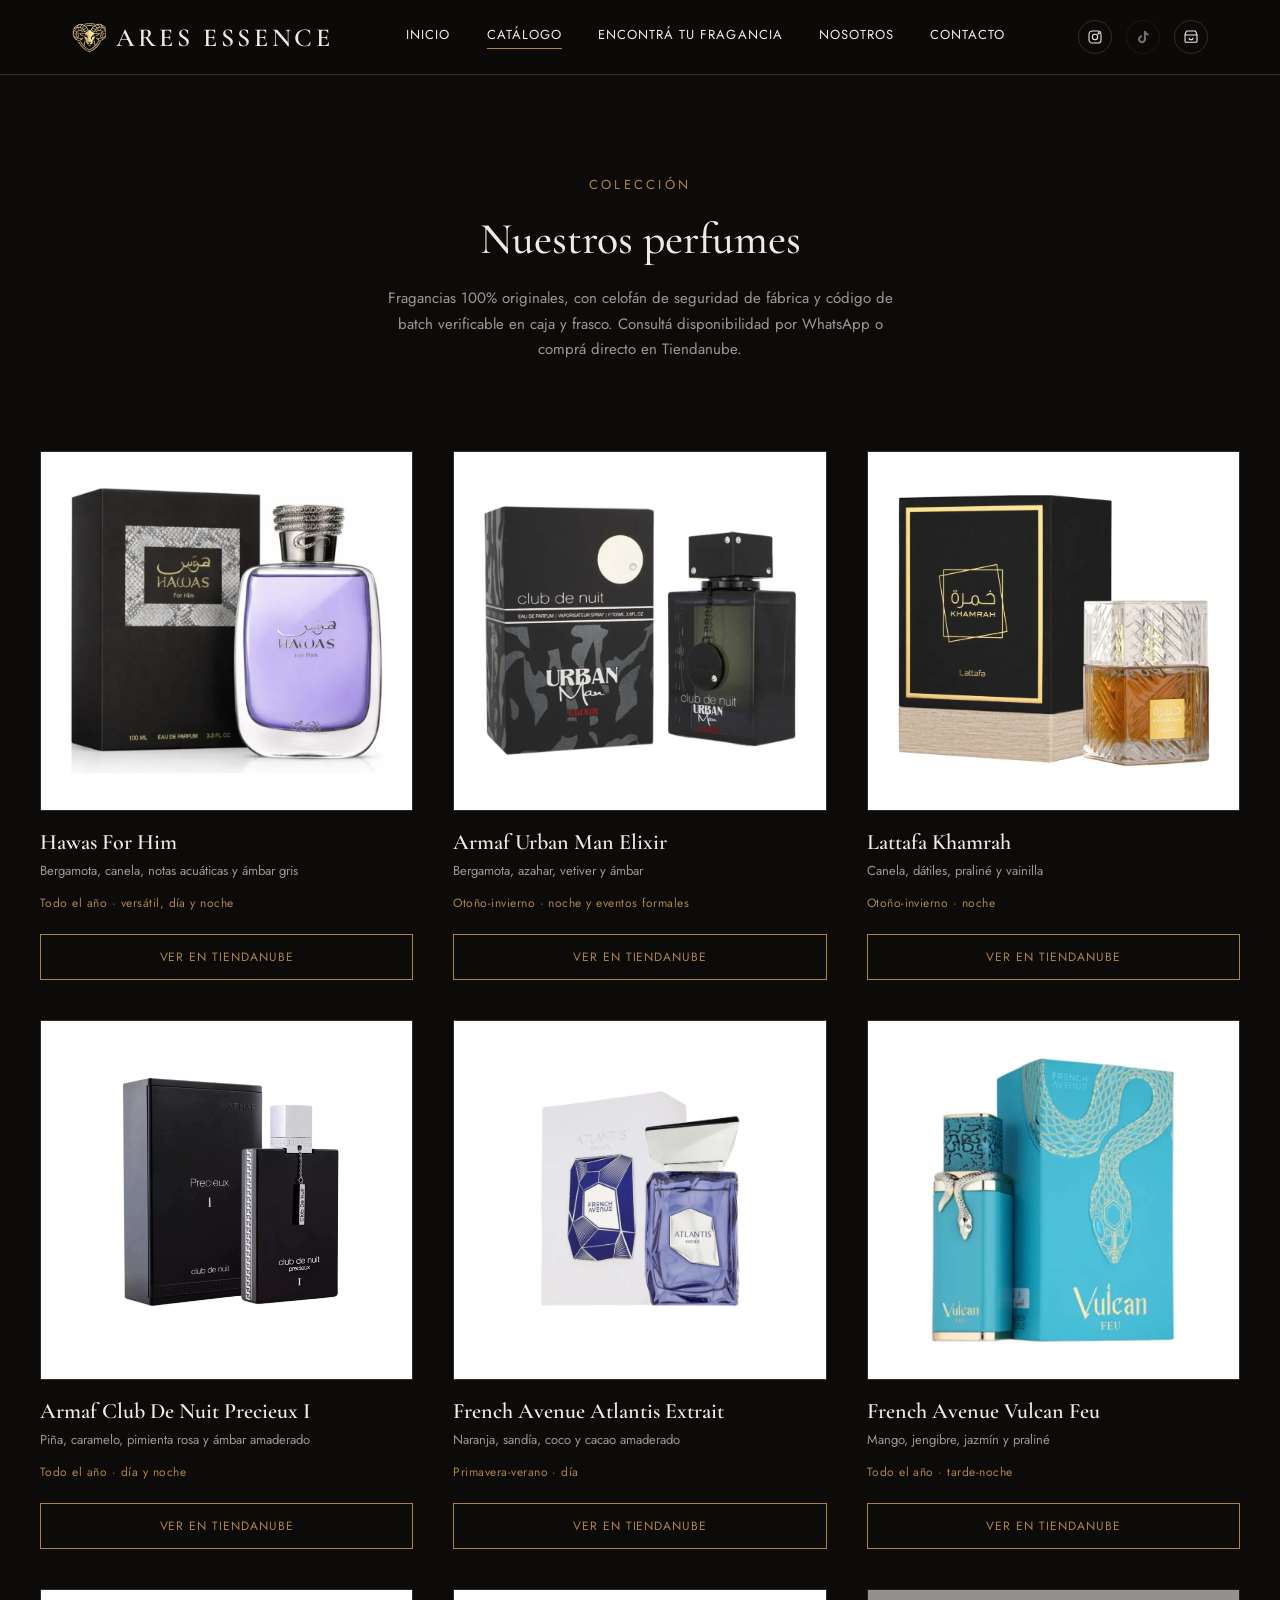
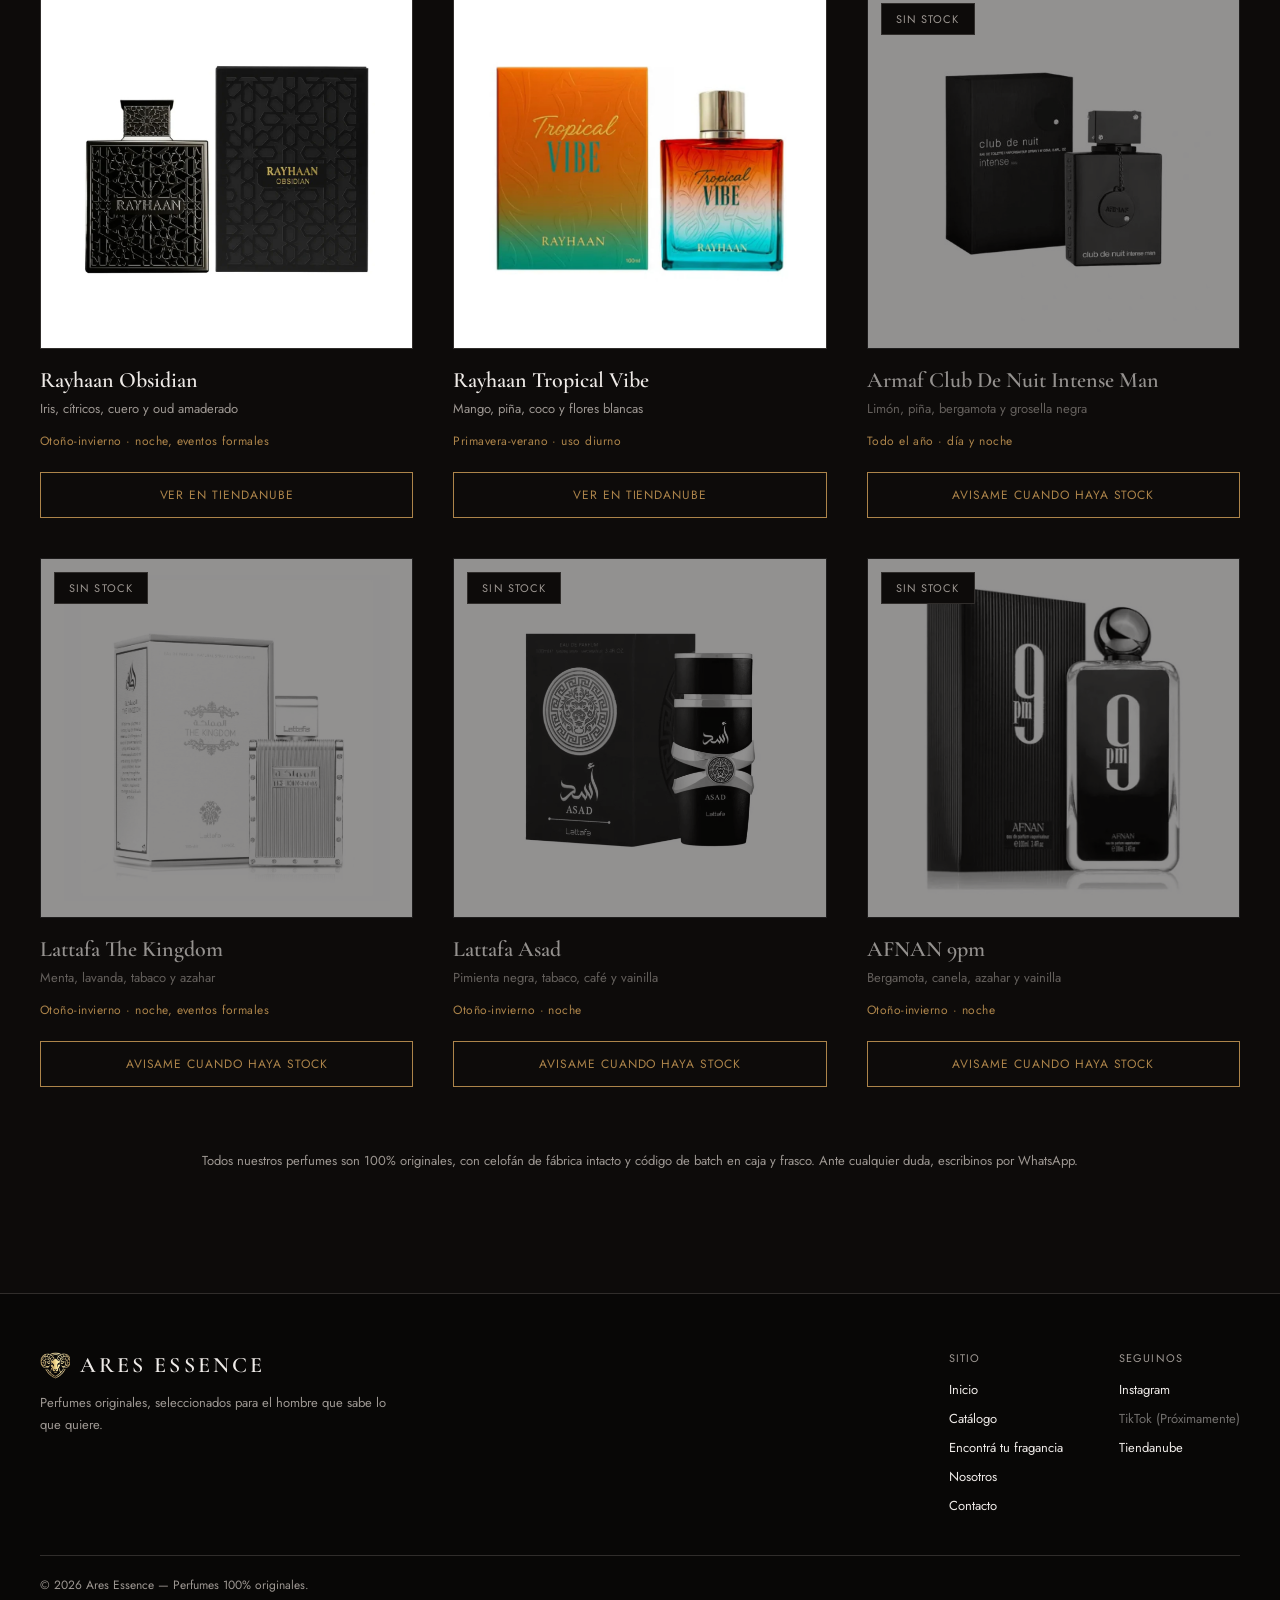
<file: catalogo.html>
<!DOCTYPE html>
<html lang="es">
<head>
<meta charset="UTF-8">
<meta name="viewport" content="width=device-width, initial-scale=1.0">
<title>Catálogo — Ares Essence</title>
<meta name="description" content="Catálogo de perfumes masculinos originales de Ares Essence. Consultá disponibilidad y comprá en Tiendanube.">
<link rel="preconnect" href="https://fonts.googleapis.com">
<link rel="preconnect" href="https://fonts.gstatic.com" crossorigin>
<link href="https://fonts.googleapis.com/css2?family=Cormorant+Garamond:wght@400;500;600;700&family=Jost:wght@300;400;500;600&display=swap" rel="stylesheet">
<link rel="icon" type="image/png" href="img/ares-essence-icon.png">
<link rel="stylesheet" href="css/style.css">
</head>
<body>

<header class="site-header">
  <div class="wrap site-header__inner">
    <a href="index.html" class="logo"><img src="img/ares-essence-icon.png" alt="" class="logo__icon">ARES ESSENCE</a>
    <button class="nav-toggle" aria-label="Abrir menú" aria-expanded="false">
      <svg viewBox="0 0 24 24" fill="none" stroke="currentColor" stroke-width="1.5"><path d="M3 6h18M3 12h18M3 18h18"/></svg>
    </button>
    <nav class="main-nav">
      <a href="index.html">Inicio</a>
      <a href="catalogo.html" aria-current="page">Catálogo</a>
      <a href="test.html">Encontrá tu fragancia</a>
      <a href="nosotros.html">Nosotros</a>
      <a href="contacto.html">Contacto</a>
    </nav>
    <div class="social-icons">
      <a href="https://www.instagram.com/_aresessence/" title="Instagram" target="_blank" rel="noopener">
        <svg viewBox="0 0 24 24" fill="none" stroke="currentColor" stroke-width="1.6"><rect x="3" y="3" width="18" height="18" rx="5"/><circle cx="12" cy="12" r="4"/><circle cx="17.5" cy="6.5" r="1"/></svg>
      </a>
      <a title="TikTok (Próximamente)" class="is-disabled">
        <svg viewBox="0 0 24 24" fill="currentColor"><path d="M16.5 3c.3 2.1 1.7 3.6 3.9 3.9v3.1c-1.4 0-2.7-.4-3.9-1.2v6.6c0 3.4-2.5 6-6 6-3.4 0-6-2.6-6-6 0-3.3 2.5-5.9 5.9-6v3.2c-1.6.1-2.8 1.3-2.8 2.8 0 1.6 1.3 2.9 2.9 2.9 1.6 0 2.9-1.3 2.9-2.9V3h3.1z"/></svg>
      </a>
      <a href="https://aresessence.mitiendanube.com/" title="Tiendanube" target="_blank" rel="noopener">
        <svg viewBox="0 0 24 24" fill="none" stroke="currentColor" stroke-width="1.6"><path d="M3 9l1.5-4.5A2 2 0 0 1 6.4 3h11.2a2 2 0 0 1 1.9 1.5L21 9"/><path d="M3 9h18v9a2 2 0 0 1-2 2H5a2 2 0 0 1-2-2V9z"/><path d="M9 13a3 3 0 0 0 6 0"/></svg>
      </a>
    </div>
  </div>
</header>

<div class="wrap page-header page-header--wide">
  <div class="eyebrow">Colección</div>
  <h1>Nuestros perfumes</h1>
  <p>Fragancias 100% originales, con celofán de seguridad de fábrica y código de batch verificable en caja y frasco. Consultá disponibilidad por WhatsApp o comprá directo en Tiendanube.</p>
</div>

<div class="wrap section section--tight">
  <div class="product-grid product-grid--catalog">

    <div class="product-card product-card--catalog">
      <img src="img/product-hawas-for-him.jpg" alt="Hawas For Him" class="img-placeholder" style="object-fit:contain;background:#fff">
      <div>
        <div class="product-name">Hawas For Him</div>
        <div class="product-notes">Bergamota, canela, notas acuáticas y ámbar gris</div>
        <div class="product-occasion">Todo el año · versátil, día y noche</div>
      </div>
      <a href="https://aresessence.mitiendanube.com/" class="btn-outline" target="_blank" rel="noopener">Ver en Tiendanube</a>
    </div>

    <div class="product-card product-card--catalog">
      <img src="img/product-urban-man-elixir.jpg" alt="Armaf Urban Man Elixir" class="img-placeholder" style="object-fit:contain;background:#fff">
      <div>
        <div class="product-name">Armaf Urban Man Elixir</div>
        <div class="product-notes">Bergamota, azahar, vetiver y ámbar</div>
        <div class="product-occasion">Otoño-invierno · noche y eventos formales</div>
      </div>
      <a href="https://aresessence.mitiendanube.com/" class="btn-outline" target="_blank" rel="noopener">Ver en Tiendanube</a>
    </div>

    <div class="product-card product-card--catalog">
      <img src="img/product-khamrah.jpg" alt="Lattafa Khamrah" class="img-placeholder" style="object-fit:contain;background:#fff">
      <div>
        <div class="product-name">Lattafa Khamrah</div>
        <div class="product-notes">Canela, dátiles, praliné y vainilla</div>
        <div class="product-occasion">Otoño-invierno · noche</div>
      </div>
      <a href="https://aresessence.mitiendanube.com/" class="btn-outline" target="_blank" rel="noopener">Ver en Tiendanube</a>
    </div>

    <div class="product-card product-card--catalog">
      <img src="img/product-precieux-i.jpg" alt="Armaf Club De Nuit Precieux I" class="img-placeholder" style="object-fit:contain;background:#fff">
      <div>
        <div class="product-name">Armaf Club De Nuit Precieux I</div>
        <div class="product-notes">Piña, caramelo, pimienta rosa y ámbar amaderado</div>
        <div class="product-occasion">Todo el año · día y noche</div>
      </div>
      <a href="https://aresessence.mitiendanube.com/" class="btn-outline" target="_blank" rel="noopener">Ver en Tiendanube</a>
    </div>

    <div class="product-card product-card--catalog">
      <img src="img/product-atlantis-extrait.jpg" alt="French Avenue Atlantis Extrait" class="img-placeholder" style="object-fit:contain;background:#fff">
      <div>
        <div class="product-name">French Avenue Atlantis Extrait</div>
        <div class="product-notes">Naranja, sandía, coco y cacao amaderado</div>
        <div class="product-occasion">Primavera-verano · día</div>
      </div>
      <a href="https://aresessence.mitiendanube.com/" class="btn-outline" target="_blank" rel="noopener">Ver en Tiendanube</a>
    </div>

    <div class="product-card product-card--catalog">
      <img src="img/product-vulcan-feu.jpg" alt="French Avenue Vulcan Feu" class="img-placeholder" style="object-fit:contain;background:#fff">
      <div>
        <div class="product-name">French Avenue Vulcan Feu</div>
        <div class="product-notes">Mango, jengibre, jazmín y praliné</div>
        <div class="product-occasion">Todo el año · tarde-noche</div>
      </div>
      <a href="https://aresessence.mitiendanube.com/" class="btn-outline" target="_blank" rel="noopener">Ver en Tiendanube</a>
    </div>

    <div class="product-card product-card--catalog">
      <img src="img/product-obsidian.jpg" alt="Rayhaan Obsidian" class="img-placeholder" style="object-fit:contain;background:#fff">
      <div>
        <div class="product-name">Rayhaan Obsidian</div>
        <div class="product-notes">Iris, cítricos, cuero y oud amaderado</div>
        <div class="product-occasion">Otoño-invierno · noche, eventos formales</div>
      </div>
      <a href="https://aresessence.mitiendanube.com/" class="btn-outline" target="_blank" rel="noopener">Ver en Tiendanube</a>
    </div>

    <div class="product-card product-card--catalog">
      <img src="img/product-tropical-vibe.jpg" alt="Rayhaan Tropical Vibe" class="img-placeholder" style="object-fit:contain;background:#fff">
      <div>
        <div class="product-name">Rayhaan Tropical Vibe</div>
        <div class="product-notes">Mango, piña, coco y flores blancas</div>
        <div class="product-occasion">Primavera-verano · uso diurno</div>
      </div>
      <a href="https://aresessence.mitiendanube.com/" class="btn-outline" target="_blank" rel="noopener">Ver en Tiendanube</a>
    </div>

    <div class="product-card product-card--catalog product-card--soldout">
      <div class="product-media">
        <img src="img/product-intense-man.jpg" alt="Armaf Club De Nuit Intense Man" class="img-placeholder" style="object-fit:contain;background:#fff">
        <div class="stock-badge">Sin stock</div>
      </div>
      <div>
        <div class="product-name">Armaf Club De Nuit Intense Man</div>
        <div class="product-notes">Limón, piña, bergamota y grosella negra</div>
        <div class="product-occasion">Todo el año · día y noche</div>
      </div>
      <a href="https://wa.me/5491124781293?text=Hola%21%20Quiero%20consultar%20por%20el%20reingreso%20de%20stock%20de%3A%20Armaf%20Club%20De%20Nuit%20Intense%20Man" class="btn-outline" target="_blank" rel="noopener">Avisame cuando haya stock</a>
    </div>

    <div class="product-card product-card--catalog product-card--soldout">
      <div class="product-media">
        <img src="img/product-the-kingdom.jpg" alt="Lattafa The Kingdom" class="img-placeholder" style="object-fit:contain;background:#fff">
        <div class="stock-badge">Sin stock</div>
      </div>
      <div>
        <div class="product-name">Lattafa The Kingdom</div>
        <div class="product-notes">Menta, lavanda, tabaco y azahar</div>
        <div class="product-occasion">Otoño-invierno · noche, eventos formales</div>
      </div>
      <a href="https://wa.me/5491124781293?text=Hola%21%20Quiero%20consultar%20por%20el%20reingreso%20de%20stock%20de%3A%20Lattafa%20The%20Kingdom" class="btn-outline" target="_blank" rel="noopener">Avisame cuando haya stock</a>
    </div>

    <div class="product-card product-card--catalog product-card--soldout">
      <div class="product-media">
        <img src="img/product-asad.jpg" alt="Lattafa Asad" class="img-placeholder" style="object-fit:contain;background:#fff">
        <div class="stock-badge">Sin stock</div>
      </div>
      <div>
        <div class="product-name">Lattafa Asad</div>
        <div class="product-notes">Pimienta negra, tabaco, café y vainilla</div>
        <div class="product-occasion">Otoño-invierno · noche</div>
      </div>
      <a href="https://wa.me/5491124781293?text=Hola%21%20Quiero%20consultar%20por%20el%20reingreso%20de%20stock%20de%3A%20Lattafa%20Asad" class="btn-outline" target="_blank" rel="noopener">Avisame cuando haya stock</a>
    </div>

    <div class="product-card product-card--catalog product-card--soldout">
      <div class="product-media">
        <img src="img/product-9pm.jpg" alt="AFNAN 9pm" class="img-placeholder" style="object-fit:contain;background:#fff">
        <div class="stock-badge">Sin stock</div>
      </div>
      <div>
        <div class="product-name">AFNAN 9pm</div>
        <div class="product-notes">Bergamota, canela, azahar y vainilla</div>
        <div class="product-occasion">Otoño-invierno · noche</div>
      </div>
      <a href="https://wa.me/5491124781293?text=Hola%21%20Quiero%20consultar%20por%20el%20reingreso%20de%20stock%20de%3A%20AFNAN%209pm" class="btn-outline" target="_blank" rel="noopener">Avisame cuando haya stock</a>
    </div>

  </div>

  <p class="catalog-footnote">Todos nuestros perfumes son 100% originales, con celofán de fábrica intacto y código de batch en caja y frasco. Ante cualquier duda, escribinos por WhatsApp.</p>
</div>

<footer class="site-footer">
  <div class="site-footer__inner">
    <div class="site-footer__brand">
      <div class="logo"><img src="img/ares-essence-icon.png" alt="" class="logo__icon">ARES ESSENCE</div>
      <p>Perfumes originales, seleccionados para el hombre que sabe lo que quiere.</p>
    </div>
    <div class="site-footer__cols">
      <div class="site-footer__col">
        <span>Sitio</span>
        <a href="index.html">Inicio</a>
        <a href="catalogo.html">Catálogo</a>
        <a href="test.html">Encontrá tu fragancia</a>
        <a href="nosotros.html">Nosotros</a>
        <a href="contacto.html">Contacto</a>
      </div>
      <div class="site-footer__col">
        <span>Seguinos</span>
        <a href="https://www.instagram.com/_aresessence/" target="_blank" rel="noopener">Instagram</a>
        <a class="is-disabled">TikTok (Próximamente)</a>
        <a href="https://aresessence.mitiendanube.com/" target="_blank" rel="noopener">Tiendanube</a>
      </div>
    </div>
  </div>
  <div class="site-footer__bottom">© 2026 Ares Essence — Perfumes 100% originales.</div>
</footer>

<script src="js/main.js"></script>
</body>
</html>
</file>
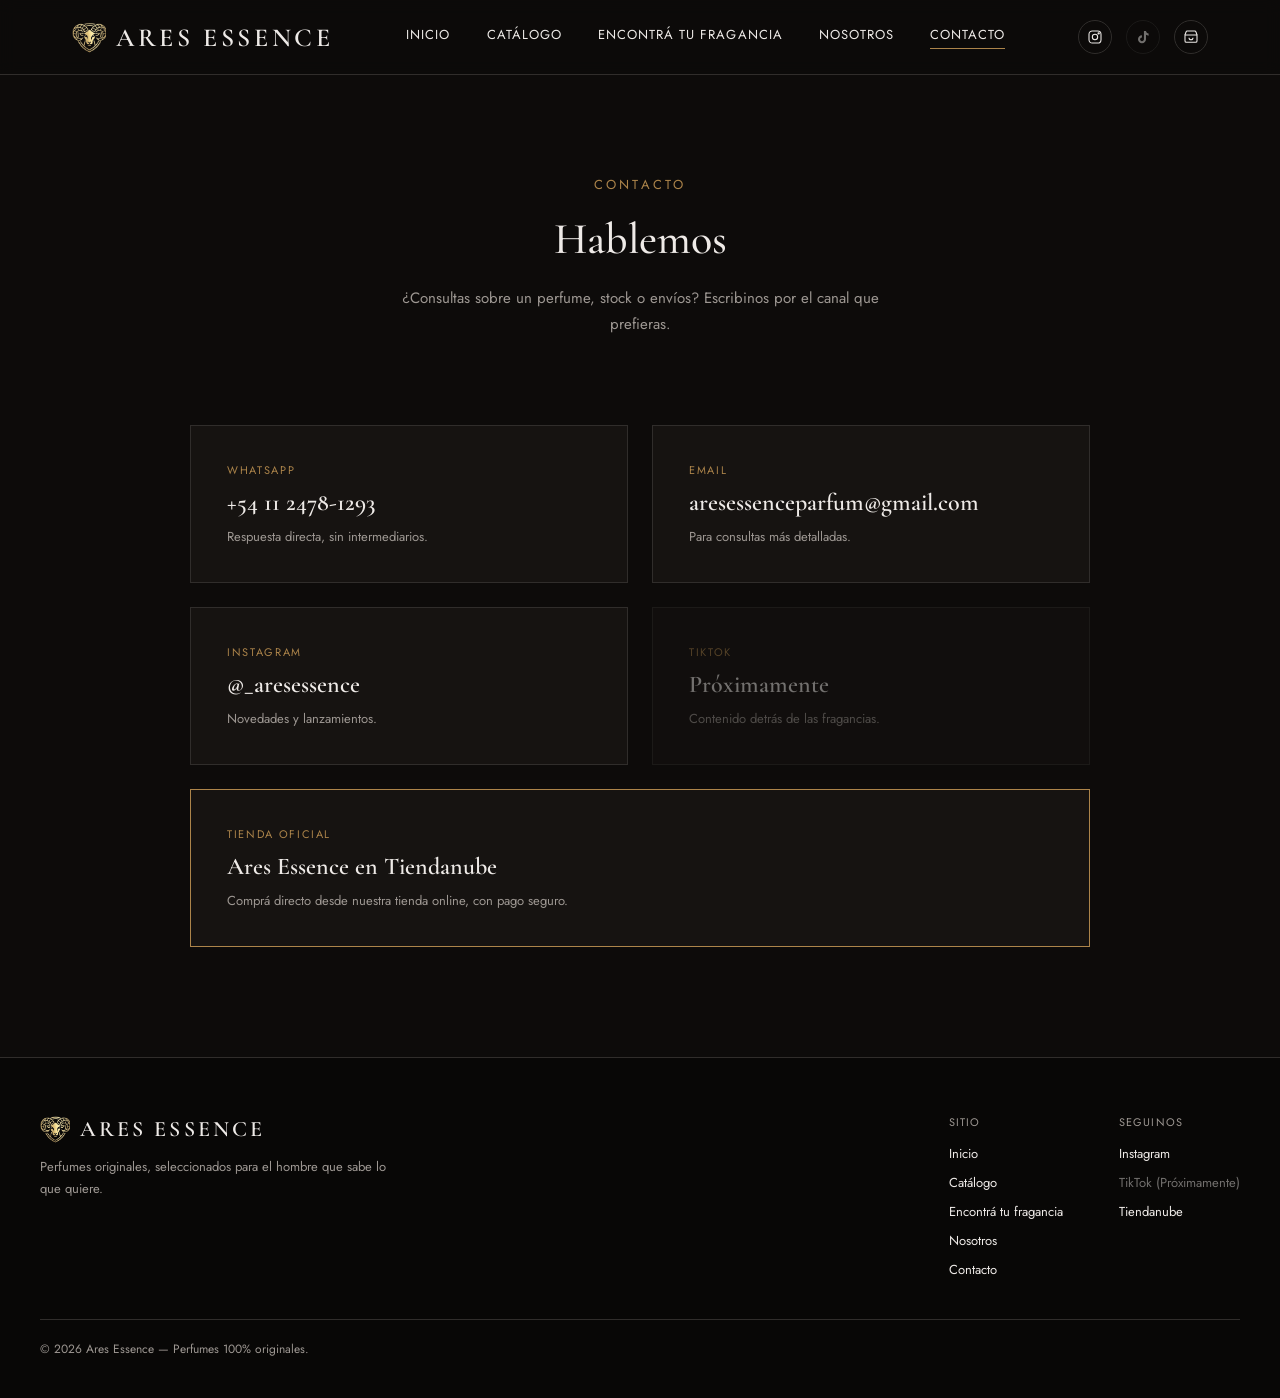
<file: contacto.html>
<!DOCTYPE html>
<html lang="es">
<head>
<meta charset="UTF-8">
<meta name="viewport" content="width=device-width, initial-scale=1.0">
<title>Contacto — Ares Essence</title>
<meta name="description" content="Contactá a Ares Essence por WhatsApp, email, Instagram, TikTok o Tiendanube.">
<link rel="preconnect" href="https://fonts.googleapis.com">
<link rel="preconnect" href="https://fonts.gstatic.com" crossorigin>
<link href="https://fonts.googleapis.com/css2?family=Cormorant+Garamond:wght@400;500;600;700&family=Jost:wght@300;400;500;600&display=swap" rel="stylesheet">
<link rel="icon" type="image/png" href="img/ares-essence-icon.png">
<link rel="stylesheet" href="css/style.css">
</head>
<body>

<header class="site-header">
  <div class="wrap site-header__inner">
    <a href="index.html" class="logo"><img src="img/ares-essence-icon.png" alt="" class="logo__icon">ARES ESSENCE</a>
    <button class="nav-toggle" aria-label="Abrir menú" aria-expanded="false">
      <svg viewBox="0 0 24 24" fill="none" stroke="currentColor" stroke-width="1.5"><path d="M3 6h18M3 12h18M3 18h18"/></svg>
    </button>
    <nav class="main-nav">
      <a href="index.html">Inicio</a>
      <a href="catalogo.html">Catálogo</a>
      <a href="test.html">Encontrá tu fragancia</a>
      <a href="nosotros.html">Nosotros</a>
      <a href="contacto.html" aria-current="page">Contacto</a>
    </nav>
    <div class="social-icons">
      <a href="https://www.instagram.com/_aresessence/" title="Instagram" target="_blank" rel="noopener">
        <svg viewBox="0 0 24 24" fill="none" stroke="currentColor" stroke-width="1.6"><rect x="3" y="3" width="18" height="18" rx="5"/><circle cx="12" cy="12" r="4"/><circle cx="17.5" cy="6.5" r="1"/></svg>
      </a>
      <a title="TikTok (Próximamente)" class="is-disabled">
        <svg viewBox="0 0 24 24" fill="currentColor"><path d="M16.5 3c.3 2.1 1.7 3.6 3.9 3.9v3.1c-1.4 0-2.7-.4-3.9-1.2v6.6c0 3.4-2.5 6-6 6-3.4 0-6-2.6-6-6 0-3.3 2.5-5.9 5.9-6v3.2c-1.6.1-2.8 1.3-2.8 2.8 0 1.6 1.3 2.9 2.9 2.9 1.6 0 2.9-1.3 2.9-2.9V3h3.1z"/></svg>
      </a>
      <a href="https://aresessence.mitiendanube.com/" title="Tiendanube" target="_blank" rel="noopener">
        <svg viewBox="0 0 24 24" fill="none" stroke="currentColor" stroke-width="1.6"><path d="M3 9l1.5-4.5A2 2 0 0 1 6.4 3h11.2a2 2 0 0 1 1.9 1.5L21 9"/><path d="M3 9h18v9a2 2 0 0 1-2 2H5a2 2 0 0 1-2-2V9z"/><path d="M9 13a3 3 0 0 0 6 0"/></svg>
      </a>
    </div>
  </div>
</header>

<div class="wrap wrap--narrower page-header">
  <div class="eyebrow">Contacto</div>
  <h1>Hablemos</h1>
  <p>¿Consultas sobre un perfume, stock o envíos? Escribinos por el canal que prefieras.</p>
</div>

<div class="wrap wrap--narrow section section--tight">
  <div class="contact-grid">

    <a href="https://wa.me/5491124781293" class="contact-card" target="_blank" rel="noopener">
      <div class="contact-card__label">WhatsApp</div>
      <div class="contact-card__value">+54 11 2478-1293</div>
      <div class="contact-card__desc">Respuesta directa, sin intermediarios.</div>
    </a>

    <a href="mailto:aresessenceparfum@gmail.com" class="contact-card">
      <div class="contact-card__label">Email</div>
      <div class="contact-card__value">aresessenceparfum@gmail.com</div>
      <div class="contact-card__desc">Para consultas más detalladas.</div>
    </a>

    <a href="https://www.instagram.com/_aresessence/" class="contact-card" target="_blank" rel="noopener">
      <div class="contact-card__label">Instagram</div>
      <div class="contact-card__value">@_aresessence</div>
      <div class="contact-card__desc">Novedades y lanzamientos.</div>
    </a>

    <a class="contact-card is-disabled">
      <div class="contact-card__label">TikTok</div>
      <div class="contact-card__value">Próximamente</div>
      <div class="contact-card__desc">Contenido detrás de las fragancias.</div>
    </a>

    <a href="https://aresessence.mitiendanube.com/" class="contact-card contact-card--wide" target="_blank" rel="noopener">
      <div class="contact-card__label">Tienda oficial</div>
      <div class="contact-card__value">Ares Essence en Tiendanube</div>
      <div class="contact-card__desc">Comprá directo desde nuestra tienda online, con pago seguro.</div>
    </a>

  </div>
</div>

<footer class="site-footer">
  <div class="site-footer__inner">
    <div class="site-footer__brand">
      <div class="logo"><img src="img/ares-essence-icon.png" alt="" class="logo__icon">ARES ESSENCE</div>
      <p>Perfumes originales, seleccionados para el hombre que sabe lo que quiere.</p>
    </div>
    <div class="site-footer__cols">
      <div class="site-footer__col">
        <span>Sitio</span>
        <a href="index.html">Inicio</a>
        <a href="catalogo.html">Catálogo</a>
        <a href="test.html">Encontrá tu fragancia</a>
        <a href="nosotros.html">Nosotros</a>
        <a href="contacto.html">Contacto</a>
      </div>
      <div class="site-footer__col">
        <span>Seguinos</span>
        <a href="https://www.instagram.com/_aresessence/" target="_blank" rel="noopener">Instagram</a>
        <a class="is-disabled">TikTok (Próximamente)</a>
        <a href="https://aresessence.mitiendanube.com/" target="_blank" rel="noopener">Tiendanube</a>
      </div>
    </div>
  </div>
  <div class="site-footer__bottom">© 2026 Ares Essence — Perfumes 100% originales.</div>
</footer>

<script src="js/main.js"></script>
</body>
</html>
</file>
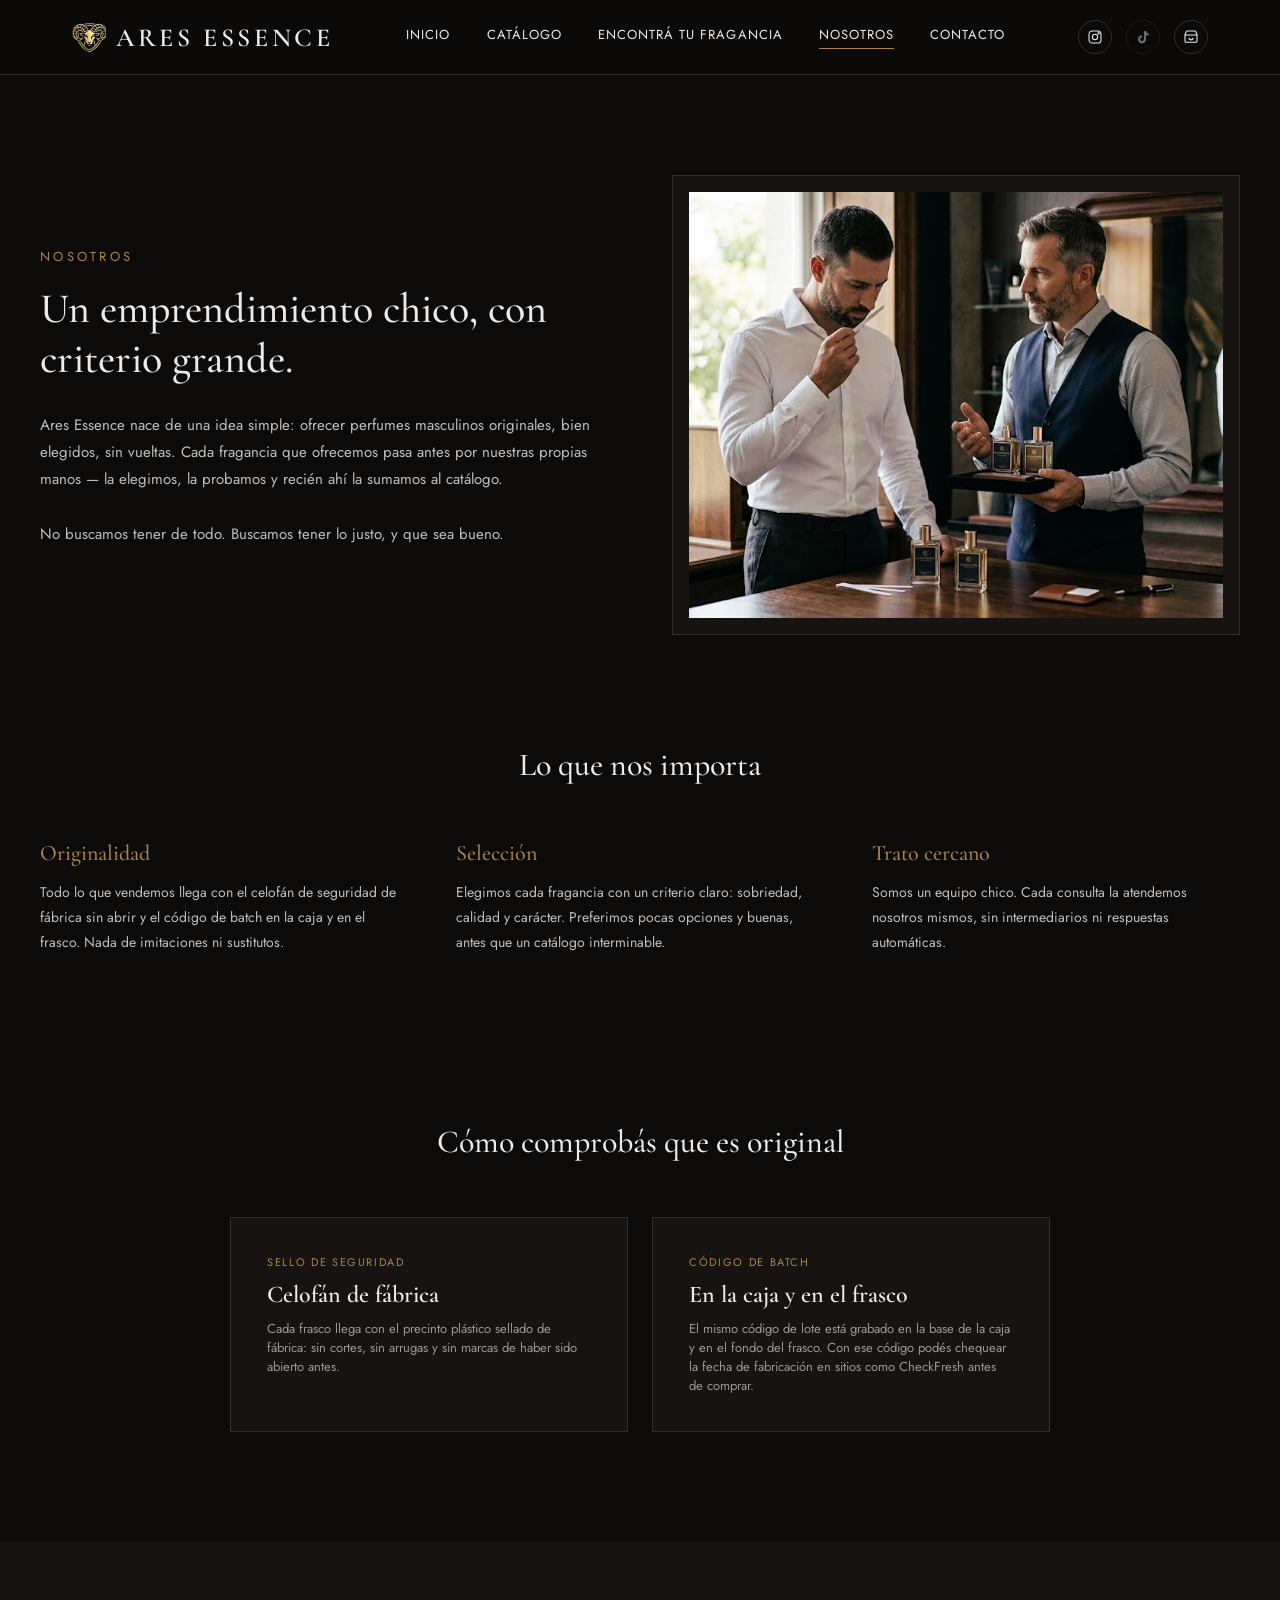
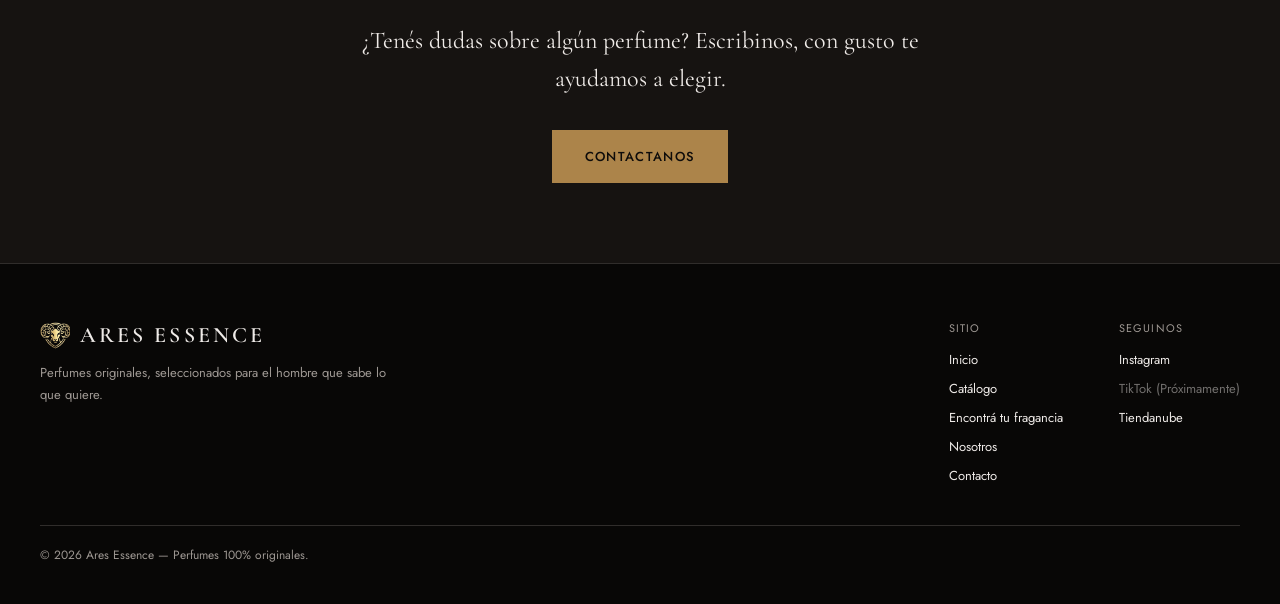
<file: nosotros.html>
<!DOCTYPE html>
<html lang="es">
<head>
<meta charset="UTF-8">
<meta name="viewport" content="width=device-width, initial-scale=1.0">
<title>Nosotros — Ares Essence</title>
<meta name="description" content="Conocé Ares Essence: un emprendimiento chico enfocado en perfumes masculinos 100% originales, elegidos con criterio.">
<link rel="preconnect" href="https://fonts.googleapis.com">
<link rel="preconnect" href="https://fonts.gstatic.com" crossorigin>
<link href="https://fonts.googleapis.com/css2?family=Cormorant+Garamond:wght@400;500;600;700&family=Jost:wght@300;400;500;600&display=swap" rel="stylesheet">
<link rel="icon" type="image/png" href="img/ares-essence-icon.png">
<link rel="stylesheet" href="css/style.css">
</head>
<body>

<header class="site-header">
  <div class="wrap site-header__inner">
    <a href="index.html" class="logo"><img src="img/ares-essence-icon.png" alt="" class="logo__icon">ARES ESSENCE</a>
    <button class="nav-toggle" aria-label="Abrir menú" aria-expanded="false">
      <svg viewBox="0 0 24 24" fill="none" stroke="currentColor" stroke-width="1.5"><path d="M3 6h18M3 12h18M3 18h18"/></svg>
    </button>
    <nav class="main-nav">
      <a href="index.html">Inicio</a>
      <a href="catalogo.html">Catálogo</a>
      <a href="test.html">Encontrá tu fragancia</a>
      <a href="nosotros.html" aria-current="page">Nosotros</a>
      <a href="contacto.html">Contacto</a>
    </nav>
    <div class="social-icons">
      <a href="https://www.instagram.com/_aresessence/" title="Instagram" target="_blank" rel="noopener">
        <svg viewBox="0 0 24 24" fill="none" stroke="currentColor" stroke-width="1.6"><rect x="3" y="3" width="18" height="18" rx="5"/><circle cx="12" cy="12" r="4"/><circle cx="17.5" cy="6.5" r="1"/></svg>
      </a>
      <a title="TikTok (Próximamente)" class="is-disabled">
        <svg viewBox="0 0 24 24" fill="currentColor"><path d="M16.5 3c.3 2.1 1.7 3.6 3.9 3.9v3.1c-1.4 0-2.7-.4-3.9-1.2v6.6c0 3.4-2.5 6-6 6-3.4 0-6-2.6-6-6 0-3.3 2.5-5.9 5.9-6v3.2c-1.6.1-2.8 1.3-2.8 2.8 0 1.6 1.3 2.9 2.9 2.9 1.6 0 2.9-1.3 2.9-2.9V3h3.1z"/></svg>
      </a>
      <a href="https://aresessence.mitiendanube.com/" title="Tiendanube" target="_blank" rel="noopener">
        <svg viewBox="0 0 24 24" fill="none" stroke="currentColor" stroke-width="1.6"><path d="M3 9l1.5-4.5A2 2 0 0 1 6.4 3h11.2a2 2 0 0 1 1.9 1.5L21 9"/><path d="M3 9h18v9a2 2 0 0 1-2 2H5a2 2 0 0 1-2-2V9z"/><path d="M9 13a3 3 0 0 0 6 0"/></svg>
      </a>
    </div>
  </div>
</header>

<div class="wrap about-hero">
  <div>
    <div class="eyebrow">Nosotros</div>
    <h1>Un emprendimiento chico, con criterio grande.</h1>
    <p>Ares Essence nace de una idea simple: ofrecer perfumes masculinos originales, bien elegidos, sin vueltas. Cada fragancia que ofrecemos pasa antes por nuestras propias manos — la elegimos, la probamos y recién ahí la sumamos al catálogo.</p>
    <p>No buscamos tener de todo. Buscamos tener lo justo, y que sea bueno.</p>
  </div>
  <img src="img/nosotros-hero.jpg" alt="Dos hombres probando fragancias Ares Essence" class="img-placeholder img-placeholder--wide" style="object-fit:cover">
</div>

<div class="wrap section">
  <h2 class="section-title-center">Lo que nos importa</h2>
  <div class="values-grid">
    <div>
      <h3>Originalidad</h3>
      <p>Todo lo que vendemos llega con el celofán de seguridad de fábrica sin abrir y el código de batch en la caja y en el frasco. Nada de imitaciones ni sustitutos.</p>
    </div>
    <div>
      <h3>Selección</h3>
      <p>Elegimos cada fragancia con un criterio claro: sobriedad, calidad y carácter. Preferimos pocas opciones y buenas, antes que un catálogo interminable.</p>
    </div>
    <div>
      <h3>Trato cercano</h3>
      <p>Somos un equipo chico. Cada consulta la atendemos nosotros mismos, sin intermediarios ni respuestas automáticas.</p>
    </div>
  </div>
</div>

<div class="wrap wrap--narrower section section--tight">
  <h2 class="section-title-center">Cómo comprobás que es original</h2>
  <div class="contact-grid">
    <div class="contact-card">
      <div class="contact-card__label">Sello de seguridad</div>
      <div class="contact-card__value">Celofán de fábrica</div>
      <div class="contact-card__desc">Cada frasco llega con el precinto plástico sellado de fábrica: sin cortes, sin arrugas y sin marcas de haber sido abierto antes.</div>
    </div>
    <div class="contact-card">
      <div class="contact-card__label">Código de batch</div>
      <div class="contact-card__value">En la caja y en el frasco</div>
      <div class="contact-card__desc">El mismo código de lote está grabado en la base de la caja y en el fondo del frasco. Con ese código podés chequear la fecha de fabricación en sitios como CheckFresh antes de comprar.</div>
    </div>
  </div>
</div>

<div class="cta-block">
  <p>¿Tenés dudas sobre algún perfume? Escribinos, con gusto te ayudamos a elegir.</p>
  <a href="contacto.html" class="btn">Contactanos</a>
</div>

<footer class="site-footer">
  <div class="site-footer__inner">
    <div class="site-footer__brand">
      <div class="logo"><img src="img/ares-essence-icon.png" alt="" class="logo__icon">ARES ESSENCE</div>
      <p>Perfumes originales, seleccionados para el hombre que sabe lo que quiere.</p>
    </div>
    <div class="site-footer__cols">
      <div class="site-footer__col">
        <span>Sitio</span>
        <a href="index.html">Inicio</a>
        <a href="catalogo.html">Catálogo</a>
        <a href="test.html">Encontrá tu fragancia</a>
        <a href="nosotros.html">Nosotros</a>
        <a href="contacto.html">Contacto</a>
      </div>
      <div class="site-footer__col">
        <span>Seguinos</span>
        <a href="https://www.instagram.com/_aresessence/" target="_blank" rel="noopener">Instagram</a>
        <a class="is-disabled">TikTok (Próximamente)</a>
        <a href="https://aresessence.mitiendanube.com/" target="_blank" rel="noopener">Tiendanube</a>
      </div>
    </div>
  </div>
  <div class="site-footer__bottom">© 2026 Ares Essence — Perfumes 100% originales.</div>
</footer>

<script src="js/main.js"></script>
</body>
</html>
</file>
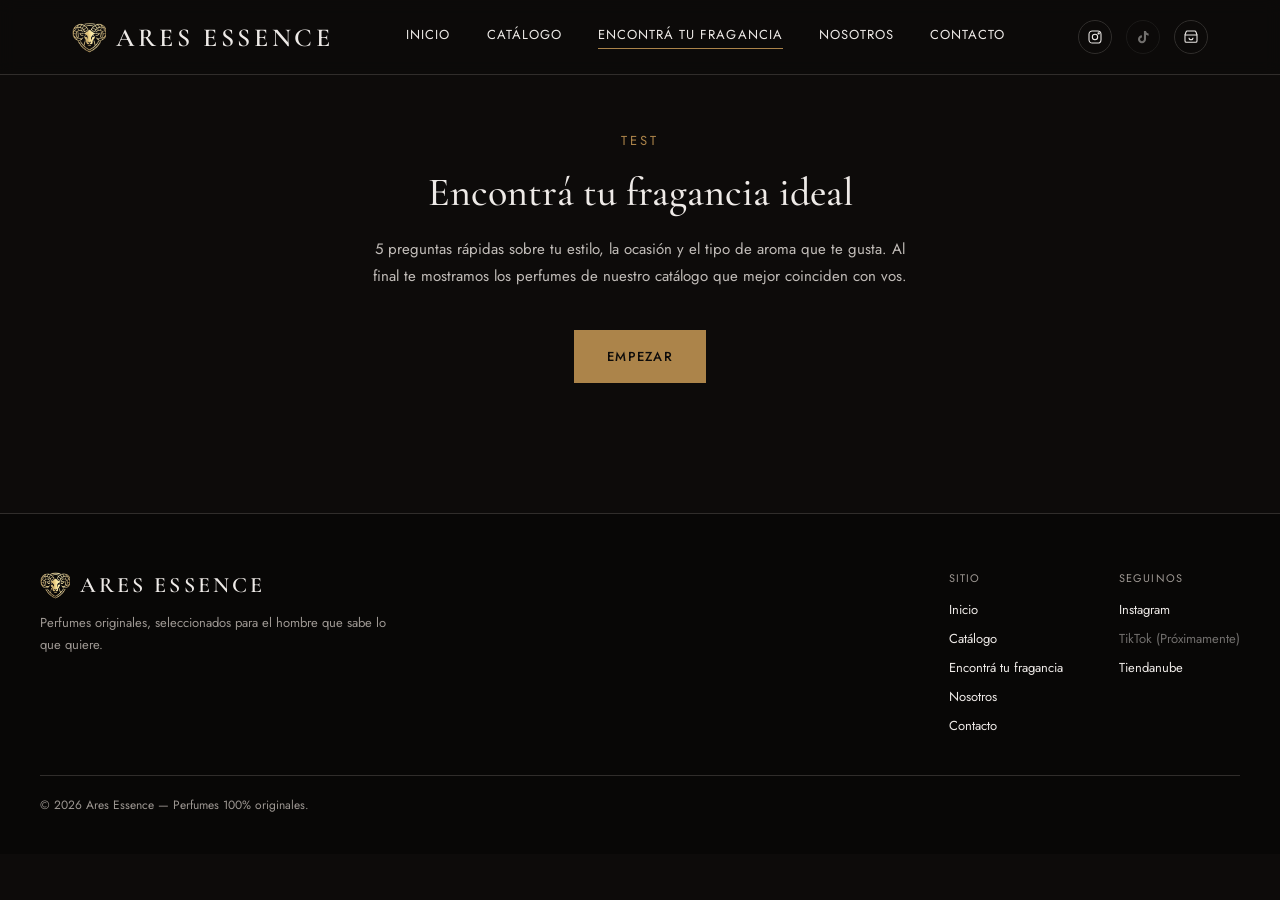
<file: test.html>
<!DOCTYPE html>
<html lang="es">
<head>
<meta charset="UTF-8">
<meta name="viewport" content="width=device-width, initial-scale=1.0">
<title>Encontrá tu fragancia — Ares Essence</title>
<meta name="description" content="Respondé 5 preguntas rápidas y descubrí qué perfume de Ares Essence va mejor con vos.">
<link rel="preconnect" href="https://fonts.googleapis.com">
<link rel="preconnect" href="https://fonts.gstatic.com" crossorigin>
<link href="https://fonts.googleapis.com/css2?family=Cormorant+Garamond:wght@400;500;600;700&family=Jost:wght@300;400;500;600&display=swap" rel="stylesheet">
<link rel="icon" type="image/png" href="img/ares-essence-icon.png">
<link rel="stylesheet" href="css/style.css">
</head>
<body>

<header class="site-header">
  <div class="wrap site-header__inner">
    <a href="index.html" class="logo"><img src="img/ares-essence-icon.png" alt="" class="logo__icon">ARES ESSENCE</a>
    <button class="nav-toggle" aria-label="Abrir menú" aria-expanded="false">
      <svg viewBox="0 0 24 24" fill="none" stroke="currentColor" stroke-width="1.5"><path d="M3 6h18M3 12h18M3 18h18"/></svg>
    </button>
    <nav class="main-nav">
      <a href="index.html">Inicio</a>
      <a href="catalogo.html">Catálogo</a>
      <a href="test.html" aria-current="page">Encontrá tu fragancia</a>
      <a href="nosotros.html">Nosotros</a>
      <a href="contacto.html">Contacto</a>
    </nav>
    <div class="social-icons">
      <a href="https://www.instagram.com/_aresessence/" title="Instagram" target="_blank" rel="noopener">
        <svg viewBox="0 0 24 24" fill="none" stroke="currentColor" stroke-width="1.6"><rect x="3" y="3" width="18" height="18" rx="5"/><circle cx="12" cy="12" r="4"/><circle cx="17.5" cy="6.5" r="1"/></svg>
      </a>
      <a title="TikTok (Próximamente)" class="is-disabled">
        <svg viewBox="0 0 24 24" fill="currentColor"><path d="M16.5 3c.3 2.1 1.7 3.6 3.9 3.9v3.1c-1.4 0-2.7-.4-3.9-1.2v6.6c0 3.4-2.5 6-6 6-3.4 0-6-2.6-6-6 0-3.3 2.5-5.9 5.9-6v3.2c-1.6.1-2.8 1.3-2.8 2.8 0 1.6 1.3 2.9 2.9 2.9 1.6 0 2.9-1.3 2.9-2.9V3h3.1z"/></svg>
      </a>
      <a href="https://aresessence.mitiendanube.com/" title="Tiendanube" target="_blank" rel="noopener">
        <svg viewBox="0 0 24 24" fill="none" stroke="currentColor" stroke-width="1.6"><path d="M3 9l1.5-4.5A2 2 0 0 1 6.4 3h11.2a2 2 0 0 1 1.9 1.5L21 9"/><path d="M3 9h18v9a2 2 0 0 1-2 2H5a2 2 0 0 1-2-2V9z"/><path d="M9 13a3 3 0 0 0 6 0"/></svg>
      </a>
    </div>
  </div>
</header>

<div class="wrap quiz-wrap">
  <div id="quiz-root"></div>
</div>

<footer class="site-footer">
  <div class="site-footer__inner">
    <div class="site-footer__brand">
      <div class="logo"><img src="img/ares-essence-icon.png" alt="" class="logo__icon">ARES ESSENCE</div>
      <p>Perfumes originales, seleccionados para el hombre que sabe lo que quiere.</p>
    </div>
    <div class="site-footer__cols">
      <div class="site-footer__col">
        <span>Sitio</span>
        <a href="index.html">Inicio</a>
        <a href="catalogo.html">Catálogo</a>
        <a href="test.html">Encontrá tu fragancia</a>
        <a href="nosotros.html">Nosotros</a>
        <a href="contacto.html">Contacto</a>
      </div>
      <div class="site-footer__col">
        <span>Seguinos</span>
        <a href="https://www.instagram.com/_aresessence/" target="_blank" rel="noopener">Instagram</a>
        <a class="is-disabled">TikTok (Próximamente)</a>
        <a href="https://aresessence.mitiendanube.com/" target="_blank" rel="noopener">Tiendanube</a>
      </div>
    </div>
  </div>
  <div class="site-footer__bottom">© 2026 Ares Essence — Perfumes 100% originales.</div>
</footer>

<script src="js/main.js"></script>
<script src="js/quiz.js"></script>
</body>
</html>
</file>
<file: css/style.css>
/* ==========================================================================
   Ares Essence — Perfumería masculina
   ========================================================================== */

:root {
  --bg: oklch(15% 0.004 50);
  --bg-card: oklch(19% 0.006 50);
  --bg-footer: oklch(13% 0.004 50);
  --border: oklch(30% 0.006 50);
  --text: oklch(94% 0.006 60);
  --text-secondary: oklch(68% 0.01 60);
  --text-tertiary: oklch(80% 0.008 60);
  --accent: oklch(64% 0.09 75);
  --accent-hover: oklch(70% 0.09 75);

  --font-serif: 'Cormorant Garamond', serif;
  --font-sans: 'Jost', sans-serif;

  --max-width: 1200px;
  --max-width-narrow: 900px;
  --max-width-narrower: 820px;
  --side-padding: 32px;
}

* {
  box-sizing: border-box;
}

html {
  scroll-behavior: smooth;
}

/* Redes/canales que todavía no están activos (ej. TikTok): visible pero no clickeable. */
.is-disabled {
  pointer-events: none;
  opacity: 0.45;
}

body {
  margin: 0;
  background: var(--bg);
  color: var(--text);
  font-family: var(--font-sans);
  min-height: 100vh;
}

a {
  color: var(--accent);
}

a:hover {
  color: var(--accent-hover);
}

img {
  display: block;
  max-width: 100%;
}

.wrap {
  max-width: var(--max-width);
  margin: 0 auto;
  padding-left: var(--side-padding);
  padding-right: var(--side-padding);
}

.wrap--narrow {
  max-width: var(--max-width-narrow);
}

.wrap--narrower {
  max-width: var(--max-width-narrower);
}

/* ---------- Header ---------- */

.site-header {
  position: sticky;
  top: 0;
  z-index: 50;
  background: oklch(15% 0.004 50 / 0.92);
  backdrop-filter: blur(8px);
  border-bottom: 1px solid var(--border);
}

.site-header__inner {
  display: flex;
  align-items: center;
  justify-content: space-between;
  gap: 24px;
  padding-top: 20px;
  padding-bottom: 20px;
}

.logo {
  display: flex;
  align-items: center;
  gap: 10px;
  font-family: var(--font-serif);
  font-size: 26px;
  font-weight: 600;
  letter-spacing: 0.14em;
  color: var(--text);
  text-decoration: none;
  white-space: nowrap;
}

.logo:hover {
  color: var(--text);
}

.logo__icon {
  width: 34px;
  height: 34px;
  object-fit: contain;
  flex-shrink: 0;
}

.site-footer__brand .logo__icon {
  width: 30px;
  height: 30px;
}

.nav-toggle {
  display: none;
  background: none;
  border: 1px solid var(--border);
  width: 42px;
  height: 42px;
  align-items: center;
  justify-content: center;
  cursor: pointer;
  color: var(--text);
}

.nav-toggle svg {
  width: 20px;
  height: 20px;
}

.main-nav {
  display: flex;
  gap: 36px;
  font-size: 13px;
  letter-spacing: 0.08em;
  text-transform: uppercase;
}

.main-nav a {
  color: var(--text);
  text-decoration: none;
  padding-bottom: 4px;
  border-bottom: 1px solid transparent;
}

.main-nav a:hover {
  color: var(--accent);
}

.main-nav a[aria-current="page"] {
  border-bottom-color: var(--accent);
  color: var(--text);
}

.social-icons {
  display: flex;
  gap: 14px;
}

.social-icons a {
  width: 34px;
  height: 34px;
  border-radius: 50%;
  border: 1px solid var(--border);
  display: flex;
  align-items: center;
  justify-content: center;
  text-decoration: none;
  color: var(--text);
  transition: border-color 0.15s ease, color 0.15s ease;
}

.social-icons a:hover {
  border-color: var(--accent);
  color: var(--accent);
}

.social-icons svg {
  width: 16px;
  height: 16px;
}

/* ---------- Hero (Inicio) ---------- */

.hero {
  position: relative;
  width: 100%;
  height: 640px;
  overflow: hidden;
}

.hero__gradient {
  position: absolute;
  inset: 0;
  background: linear-gradient(180deg, oklch(15% 0.004 50 / 0.55) 0%, oklch(15% 0.004 50 / 0.9) 100%);
  pointer-events: none;
}

.hero__content {
  position: absolute;
  inset: 0;
  display: flex;
  flex-direction: column;
  justify-content: center;
  padding: 0 60px;
  pointer-events: none;
}

.eyebrow {
  font-family: var(--font-sans);
  font-size: 13px;
  letter-spacing: 0.25em;
  text-transform: uppercase;
  color: var(--accent);
  margin-bottom: 18px;
}

.hero__title {
  font-family: var(--font-serif);
  font-size: 60px;
  font-weight: 600;
  color: var(--text);
  margin: 0;
  max-width: 640px;
  line-height: 1.15;
}

.hero__subtitle {
  font-family: var(--font-sans);
  font-size: 16px;
  color: var(--text-tertiary);
  max-width: 480px;
  margin: 24px 0 0;
  line-height: 1.7;
}

.btn {
  pointer-events: auto;
  display: inline-flex;
  align-items: center;
  gap: 10px;
  padding: 16px 32px;
  background: var(--accent);
  color: var(--bg);
  text-decoration: none;
  font-family: var(--font-sans);
  font-size: 13px;
  letter-spacing: 0.1em;
  text-transform: uppercase;
  font-weight: 500;
  width: fit-content;
  border: 1px solid var(--accent);
  cursor: pointer;
}

.btn:hover {
  background: var(--accent-hover);
  border-color: var(--accent-hover);
  color: var(--bg);
}

.hero__title {
  margin-top: 0;
}

.hero .btn {
  margin-top: 36px;
}

/* ---------- Sections ---------- */

.section {
  padding: 110px 0;
}

.section--tight {
  padding-top: 56px;
}

.section-title-block {
  max-width: var(--max-width-narrower);
  margin: 0 auto;
  padding: 0 var(--side-padding);
  text-align: center;
}

.quote {
  font-family: var(--font-serif);
  font-size: 28px;
  color: var(--text);
  line-height: 1.6;
  font-weight: 400;
  margin: 0;
}

/* ---------- Videos de marca (Inicio) ---------- */

.video-grid {
  display: grid;
  grid-template-columns: repeat(2, 1fr);
  gap: 32px;
}

.brand-video {
  width: 100%;
  height: 420px;
  object-fit: cover;
  border: 1px solid var(--border);
  background: var(--bg-card);
  display: block;
}

/* ---------- Destacados / Catalogo grid ---------- */

.section-heading-row {
  display: flex;
  justify-content: space-between;
  align-items: baseline;
  margin-bottom: 48px;
  flex-wrap: wrap;
  gap: 16px;
}

.section-heading-row h2 {
  font-family: var(--font-serif);
  font-size: 34px;
  color: var(--text);
  margin: 0;
  font-weight: 500;
}

.link-arrow {
  font-family: var(--font-sans);
  font-size: 13px;
  color: var(--accent);
  text-decoration: none;
  letter-spacing: 0.05em;
}

.product-grid {
  display: grid;
  grid-template-columns: repeat(3, 1fr);
  gap: 32px;
}

.product-grid--catalog {
  grid-template-columns: repeat(auto-fill, minmax(300px, 1fr));
  gap: 40px;
}

.product-card {
  display: flex;
  flex-direction: column;
  gap: 16px;
}

.product-card--catalog {
  gap: 18px;
}

.img-placeholder {
  width: 100%;
  height: 340px;
  background: var(--bg-card);
  border: 1px solid var(--border);
  display: flex;
  align-items: center;
  justify-content: center;
  text-align: center;
  padding: 16px;
  font-family: var(--font-sans);
  font-size: 12px;
  color: var(--text-secondary);
  letter-spacing: 0.02em;
}

.product-card--catalog .img-placeholder {
  height: 360px;
}

.img-placeholder--wide {
  height: 460px;
}

.product-media {
  position: relative;
}

.product-card--soldout .img-placeholder {
  filter: grayscale(1);
  opacity: 0.55;
}

.product-card--soldout .product-name,
.product-card--soldout .product-notes {
  opacity: 0.6;
}

.stock-badge {
  position: absolute;
  top: 14px;
  left: 14px;
  background: var(--bg);
  color: var(--text-secondary);
  border: 1px solid var(--border);
  padding: 7px 14px;
  font-family: var(--font-sans);
  font-size: 11px;
  letter-spacing: 0.1em;
  text-transform: uppercase;
}

.product-name {
  font-family: var(--font-serif);
  font-size: 20px;
  color: var(--text);
  font-weight: 600;
}

.product-card--catalog .product-name {
  font-size: 22px;
}

.product-notes {
  font-family: var(--font-sans);
  font-size: 13px;
  color: var(--text-secondary);
  margin-top: 6px;
}

.product-occasion {
  font-family: var(--font-sans);
  font-size: 12px;
  color: var(--accent);
  margin-top: 14px;
  letter-spacing: 0.04em;
}

.btn-outline {
  text-align: center;
  margin-top: 4px;
  padding: 13px 0;
  border: 1px solid var(--accent);
  color: var(--accent);
  text-decoration: none;
  font-family: var(--font-sans);
  font-size: 12px;
  letter-spacing: 0.08em;
  text-transform: uppercase;
}

.btn-outline:hover {
  background: var(--accent);
  color: var(--bg);
}

.catalog-footnote {
  text-align: center;
  font-family: var(--font-sans);
  font-size: 13px;
  color: var(--text-secondary);
  margin-top: 64px;
}

/* ---------- Social CTA block ---------- */

.social-block {
  background: var(--bg-card);
  padding: 80px 32px;
  text-align: center;
}

.social-block__title {
  font-family: var(--font-serif);
  font-size: 28px;
  color: var(--text);
  margin-bottom: 12px;
  font-weight: 500;
}

.social-block__text {
  font-family: var(--font-sans);
  font-size: 14px;
  color: var(--text-secondary);
  margin: 0 0 36px;
  max-width: 480px;
  margin-left: auto;
  margin-right: auto;
  line-height: 1.7;
}

.social-block__buttons {
  display: flex;
  justify-content: center;
  gap: 20px;
  flex-wrap: wrap;
}

.social-block__buttons a {
  display: inline-flex;
  align-items: center;
  gap: 8px;
  padding: 14px 28px;
  border: 1px solid var(--border);
  color: var(--text);
  text-decoration: none;
  font-family: var(--font-sans);
  font-size: 13px;
  letter-spacing: 0.05em;
}

.social-block__buttons a:hover {
  border-color: var(--accent);
  color: var(--accent);
}

.social-block__buttons svg {
  width: 16px;
  height: 16px;
}

/* ---------- Footer ---------- */

.site-footer {
  border-top: 1px solid var(--border);
  padding: 56px 32px 40px;
  background: var(--bg-footer);
}

.site-footer__inner {
  max-width: var(--max-width);
  margin: 0 auto;
  display: flex;
  flex-wrap: wrap;
  justify-content: space-between;
  gap: 40px;
}

.site-footer__brand {
  max-width: 360px;
}

.site-footer__brand .logo {
  font-size: 22px;
}

.site-footer__brand p {
  font-family: var(--font-sans);
  font-size: 13px;
  color: var(--text-secondary);
  line-height: 1.7;
  margin-top: 12px;
}

.site-footer__cols {
  display: flex;
  gap: 56px;
  font-family: var(--font-sans);
  font-size: 13px;
  flex-wrap: wrap;
}

.site-footer__col {
  display: flex;
  flex-direction: column;
  gap: 10px;
}

.site-footer__col span {
  color: var(--text-secondary);
  text-transform: uppercase;
  letter-spacing: 0.1em;
  font-size: 11px;
  margin-bottom: 4px;
}

.site-footer__col a {
  color: var(--text);
  text-decoration: none;
}

.site-footer__col a:hover {
  color: var(--accent);
}

.site-footer__bottom {
  max-width: var(--max-width);
  margin: 40px auto 0;
  border-top: 1px solid var(--border);
  padding-top: 20px;
  font-family: var(--font-sans);
  font-size: 12px;
  color: var(--text-secondary);
}

/* ---------- Page header (title blocks) ---------- */

.page-header {
  padding: 100px 0 32px;
  text-align: center;
}

.page-header--wide {
  padding-top: 100px;
}

.page-header h1 {
  font-family: var(--font-serif);
  font-size: 44px;
  color: var(--text);
  margin: 0;
  font-weight: 500;
}

.page-header p {
  font-family: var(--font-sans);
  font-size: 15px;
  color: var(--text-secondary);
  max-width: 520px;
  margin: 20px auto 0;
  line-height: 1.7;
}

/* ---------- Nosotros ---------- */

.about-hero {
  padding: 100px 0 0;
  display: grid;
  grid-template-columns: 1fr 1fr;
  gap: 64px;
  align-items: center;
}

.about-hero h1 {
  font-family: var(--font-serif);
  font-size: 42px;
  color: var(--text);
  margin: 0;
  font-weight: 500;
  line-height: 1.2;
}

.about-hero p {
  font-family: var(--font-sans);
  font-size: 15px;
  color: var(--text-tertiary);
  line-height: 1.8;
  margin-top: 28px;
}

.values-grid {
  display: grid;
  grid-template-columns: repeat(3, 1fr);
  gap: 48px;
}

.values-grid h3 {
  font-family: var(--font-serif);
  font-size: 22px;
  color: var(--accent);
  margin: 0 0 14px;
  font-weight: 500;
}

.values-grid p {
  font-family: var(--font-sans);
  font-size: 14px;
  color: var(--text-tertiary);
  line-height: 1.8;
  margin: 0;
}

.section-title-center {
  font-family: var(--font-serif);
  font-size: 32px;
  color: var(--text);
  margin: 0 0 56px;
  font-weight: 500;
  text-align: center;
}

.cta-block {
  background: var(--bg-card);
  padding: 80px 32px;
  text-align: center;
}

.cta-block p {
  font-family: var(--font-serif);
  font-size: 24px;
  color: var(--text);
  max-width: 640px;
  margin: 0 auto;
  line-height: 1.6;
}

.cta-block .btn {
  margin-top: 32px;
}

/* ---------- Contacto ---------- */

.contact-grid {
  display: grid;
  grid-template-columns: repeat(2, 1fr);
  gap: 24px;
}

.contact-card {
  text-decoration: none;
  display: flex;
  flex-direction: column;
  gap: 10px;
  padding: 36px;
  border: 1px solid var(--border);
  background: var(--bg-card);
}

.contact-card:hover {
  border-color: var(--accent);
}

.contact-card--wide {
  grid-column: span 2;
  border-color: var(--accent);
}

.contact-card__label {
  font-family: var(--font-sans);
  font-size: 11px;
  letter-spacing: 0.15em;
  text-transform: uppercase;
  color: var(--accent);
}

.contact-card__value {
  font-family: var(--font-serif);
  font-size: 24px;
  color: var(--text);
  font-weight: 600;
}

.contact-card__desc {
  font-family: var(--font-sans);
  font-size: 13px;
  color: var(--text-secondary);
}

/* ==========================================================================
   Responsive
   ========================================================================== */

@media (max-width: 900px) {
  .about-hero {
    grid-template-columns: 1fr;
    gap: 40px;
  }

  .values-grid {
    grid-template-columns: 1fr;
    gap: 40px;
  }

  .product-grid {
    grid-template-columns: repeat(2, 1fr);
  }
}

@media (max-width: 1100px) {
  .nav-toggle {
    display: flex;
  }

  .main-nav {
    position: absolute;
    top: 100%;
    left: 0;
    right: 0;
    background: var(--bg);
    border-bottom: 1px solid var(--border);
    flex-direction: column;
    gap: 0;
    padding: 8px 20px 20px;
    display: none;
  }

  .main-nav.is-open {
    display: flex;
  }

  .main-nav a {
    padding: 14px 0;
    border-bottom: 1px solid var(--border);
  }

  .main-nav a[aria-current="page"] {
    border-bottom: 1px solid var(--border);
  }

  .social-icons {
    display: none;
  }
}

@media (max-width: 720px) {
  :root {
    --side-padding: 20px;
  }

  .hero {
    height: 520px;
  }

  .hero__content {
    padding: 0 24px;
  }

  .hero__title {
    font-size: 40px;
  }

  .section {
    padding: 64px 0;
  }

  .section--tight {
    padding-top: 40px;
  }

  .video-grid {
    grid-template-columns: 1fr;
  }

  .brand-video {
    height: 320px;
  }

  .product-grid,
  .product-grid--catalog {
    grid-template-columns: 1fr;
  }

  .contact-grid {
    grid-template-columns: 1fr;
  }

  .contact-card--wide {
    grid-column: span 1;
  }

  .site-footer__inner {
    flex-direction: column;
  }

  .quote {
    font-size: 22px;
  }

  .about-hero h1 {
    font-size: 32px;
  }

  .page-header h1 {
    font-family: var(--font-serif);
    font-size: 34px;
  }
}

/* ---------- Quiz: Encontrá tu fragancia ---------- */

.quiz-wrap {
  max-width: 720px;
  margin: 0 auto;
  padding: 56px var(--side-padding) 130px;
}

.quiz-progress {
  height: 2px;
  background: var(--border);
  margin-bottom: 56px;
  position: relative;
}

.quiz-progress__bar {
  position: absolute;
  top: 0;
  left: 0;
  height: 100%;
  background: var(--accent);
  transition: width 0.3s ease;
}

.quiz-progress__label {
  font-family: var(--font-sans);
  font-size: 11px;
  letter-spacing: 0.12em;
  text-transform: uppercase;
  color: var(--text-secondary);
  margin-bottom: 14px;
}

.quiz-intro {
  text-align: center;
}

.quiz-intro__title {
  font-family: var(--font-serif);
  font-size: 40px;
  font-weight: 500;
  color: var(--text);
  margin: 0 0 20px;
  line-height: 1.2;
}

.quiz-intro__text {
  font-family: var(--font-sans);
  font-size: 15px;
  color: var(--text-tertiary);
  line-height: 1.8;
  max-width: 540px;
  margin: 0 auto 40px;
}

.quiz-question {
  font-family: var(--font-serif);
  font-size: 30px;
  font-weight: 500;
  color: var(--text);
  margin: 0 0 32px;
  line-height: 1.3;
}

.quiz-options {
  display: flex;
  flex-direction: column;
  gap: 14px;
}

.quiz-option {
  text-align: left;
  padding: 20px 24px;
  background: var(--bg-card);
  border: 1px solid var(--border);
  color: var(--text);
  font-family: var(--font-sans);
  font-size: 15px;
  cursor: pointer;
  transition: border-color 0.15s ease, background 0.15s ease;
}

.quiz-option:hover {
  border-color: var(--accent);
}

.quiz-option.is-selected {
  border-color: var(--accent);
  background: oklch(24% 0.02 75);
  color: var(--text);
}

.quiz-nav {
  display: flex;
  justify-content: space-between;
  align-items: center;
  margin-top: 40px;
}

.quiz-nav__back {
  background: none;
  border: none;
  color: var(--text-secondary);
  font-family: var(--font-sans);
  font-size: 13px;
  letter-spacing: 0.05em;
  cursor: pointer;
  padding: 8px 0;
}

.quiz-nav__back:hover {
  color: var(--accent);
}

.quiz-nav__back:disabled {
  visibility: hidden;
}

.btn:disabled {
  opacity: 0.35;
  cursor: not-allowed;
  background: var(--accent);
}

.quiz-results__title {
  font-family: var(--font-serif);
  font-size: 34px;
  font-weight: 500;
  color: var(--text);
  text-align: center;
  margin: 0 0 12px;
}

.quiz-results__text {
  font-family: var(--font-sans);
  font-size: 14px;
  color: var(--text-secondary);
  text-align: center;
  max-width: 480px;
  margin: 0 auto 56px;
  line-height: 1.7;
}

.match-grid {
  display: flex;
  flex-direction: column;
  gap: 28px;
}

.match-card {
  display: grid;
  grid-template-columns: 200px 1fr;
  gap: 28px;
  align-items: center;
  padding: 28px;
  border: 1px solid var(--border);
  background: var(--bg-card);
}

.match-card--first {
  border-color: var(--accent);
}

.match-card__img {
  width: 100%;
  height: 160px;
  background: #fff;
  border: 1px solid var(--border);
  object-fit: contain;
  padding: 10px;
}

.match-card__rank {
  font-family: var(--font-sans);
  font-size: 11px;
  letter-spacing: 0.15em;
  text-transform: uppercase;
  color: var(--accent);
  margin-bottom: 10px;
}

.match-card__name {
  font-family: var(--font-serif);
  font-size: 24px;
  font-weight: 600;
  color: var(--text);
}

.match-card__notes {
  font-family: var(--font-sans);
  font-size: 13px;
  color: var(--text-secondary);
  margin-top: 8px;
}

.match-card__occasion {
  font-family: var(--font-sans);
  font-size: 12px;
  color: var(--accent);
  margin-top: 12px;
  letter-spacing: 0.04em;
}

.match-card__why {
  font-family: var(--font-sans);
  font-size: 13px;
  color: var(--text-tertiary);
  margin-top: 14px;
  line-height: 1.6;
  border-top: 1px solid var(--border);
  padding-top: 14px;
}

.match-card__actions {
  display: flex;
  gap: 14px;
  margin-top: 18px;
  flex-wrap: wrap;
}

.match-card__actions .btn-outline {
  padding: 12px 22px;
  width: fit-content;
}

.quiz-results__footer {
  text-align: center;
  margin-top: 48px;
}

.quiz-results__retry {
  background: none;
  border: 1px solid var(--border);
  color: var(--text);
  font-family: var(--font-sans);
  font-size: 12px;
  letter-spacing: 0.08em;
  text-transform: uppercase;
  padding: 14px 28px;
  cursor: pointer;
}

.quiz-results__retry:hover {
  border-color: var(--accent);
  color: var(--accent);
}

[hidden] {
  display: none !important;
}

@media (max-width: 720px) {
  .quiz-intro__title {
    font-size: 30px;
  }

  .quiz-question {
    font-size: 24px;
  }

  .match-card {
    grid-template-columns: 1fr;
  }

  .match-card__img {
    height: 200px;
  }
}
</file>
